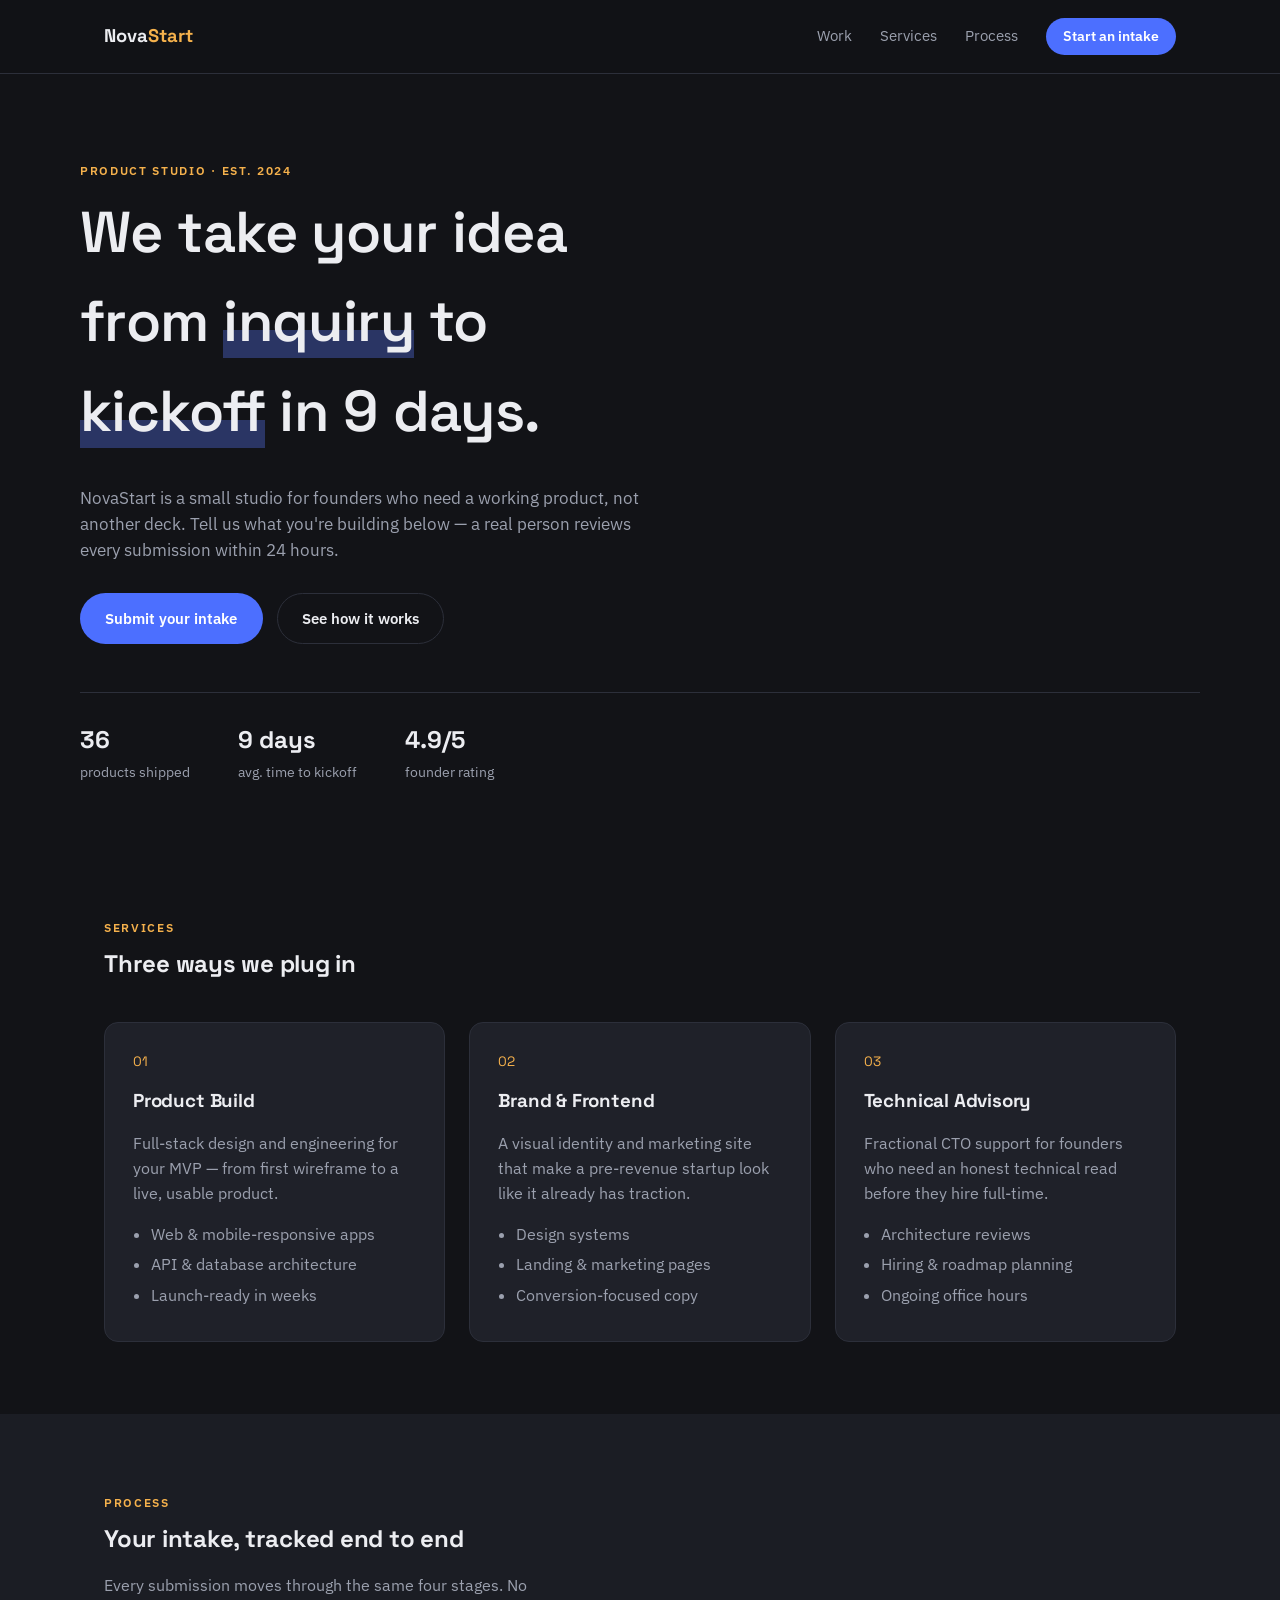
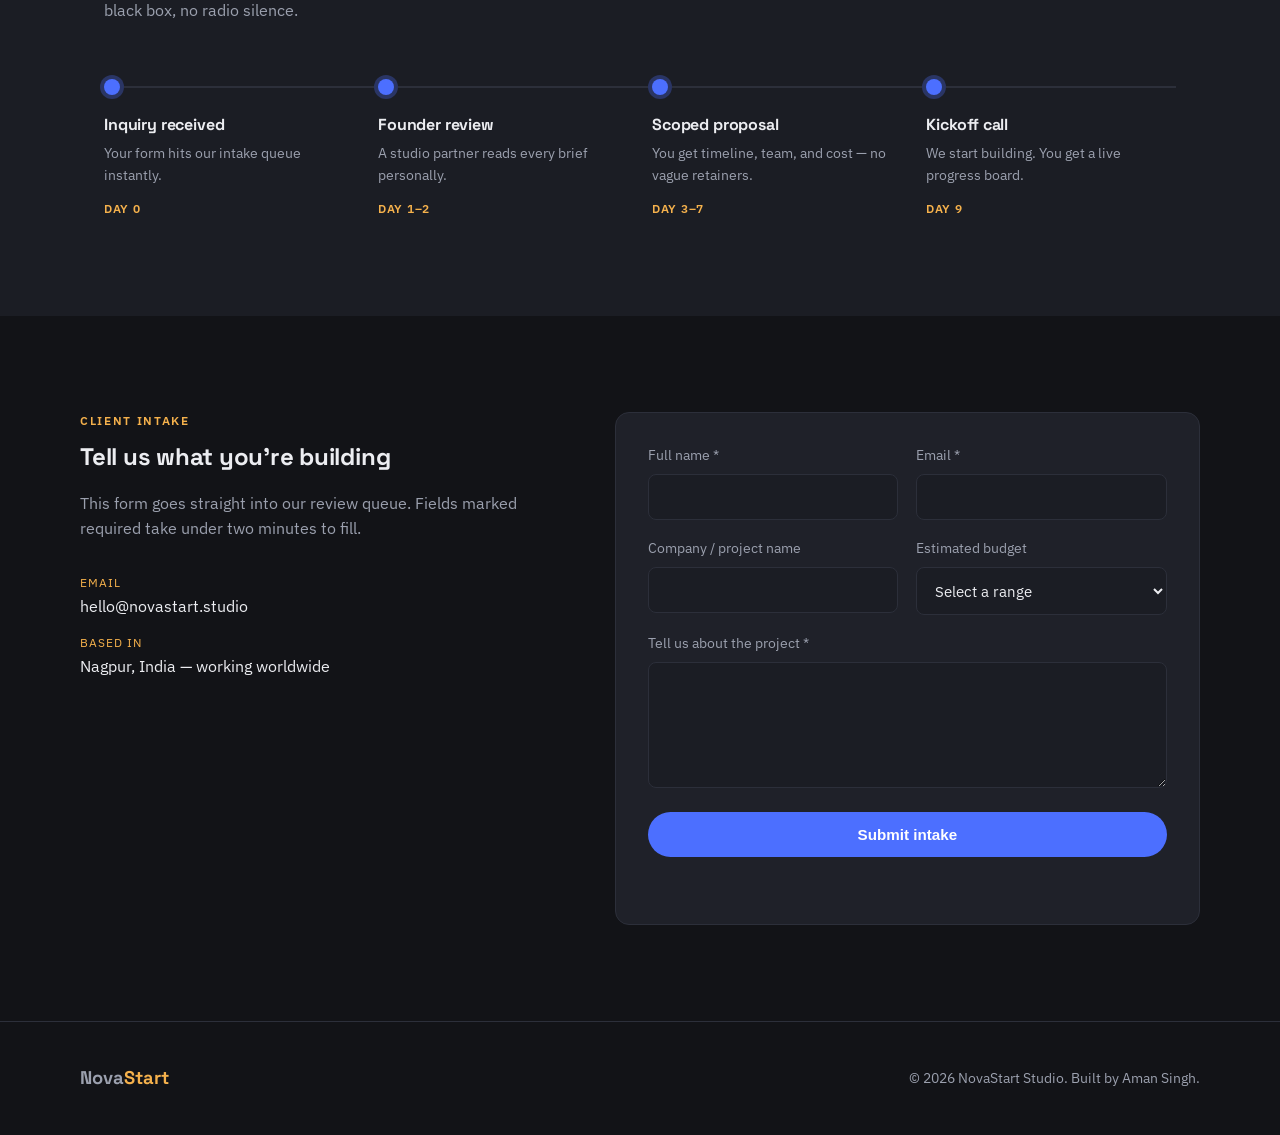
<file: frontend/index.html>
<!DOCTYPE html>
<html lang="en">
<head>
  <meta charset="UTF-8">
  <meta name="viewport" content="width=device-width, initial-scale=1.0">
  <title>NovaStart — Product Studio for Founders Who Ship</title>
  <meta name="description" content="NovaStart is a product studio that takes early-stage ideas from inquiry to kickoff in days, not months.">
  <link rel="preconnect" href="https://fonts.googleapis.com">
  <link rel="preconnect" href="https://fonts.gstatic.com" crossorigin>
  <link href="https://fonts.googleapis.com/css2?family=Space+Grotesk:wght@400;500;600;700&family=IBM+Plex+Sans:wght@400;500;600&display=swap" rel="stylesheet">
  <link rel="stylesheet" href="css/style.css">
</head>
<body>

  <!-- ============ NAV ============ -->
  <header class="nav" id="top">
    <div class="nav__inner">
      <a href="#top" class="nav__brand">Nova<span>Start</span></a>
      <nav class="nav__links" aria-label="Primary">
        <a href="#work">Work</a>
        <a href="#services">Services</a>
        <a href="#pipeline">Process</a>
        <a href="#contact" class="nav__cta">Start an intake</a>
      </nav>
      <button class="nav__burger" id="burgerBtn" aria-label="Toggle menu" aria-expanded="false">
        <span></span><span></span><span></span>
      </button>
    </div>
    <nav class="nav__mobile" id="mobileMenu" aria-label="Mobile">
      <a href="#work">Work</a>
      <a href="#services">Services</a>
      <a href="#pipeline">Process</a>
      <a href="#contact">Start an intake</a>
    </nav>
  </header>

  <!-- ============ HERO ============ -->
  <section class="hero">
    <div class="hero__inner">
      <p class="eyebrow">Product studio · est. 2024</p>
      <h1 class="hero__title">
        We take your idea from <span class="hero__underline">inquiry</span> to
        <span class="hero__underline">kickoff</span> in 9 days.
      </h1>
      <p class="hero__sub">
        NovaStart is a small studio for founders who need a working product, not another deck.
        Tell us what you're building below — a real person reviews every submission within 24 hours.
      </p>
      <div class="hero__actions">
        <a href="#contact" class="btn btn--primary">Submit your intake</a>
        <a href="#pipeline" class="btn btn--ghost">See how it works</a>
      </div>
      <div class="hero__stats">
        <div><strong>36</strong><span>products shipped</span></div>
        <div><strong>9 days</strong><span>avg. time to kickoff</span></div>
        <div><strong>4.9/5</strong><span>founder rating</span></div>
      </div>
    </div>
  </section>

  <!-- ============ SERVICES ============ -->
  <section class="services" id="services">
    <div class="section__head">
      <p class="eyebrow">Services</p>
      <h2>Three ways we plug in</h2>
    </div>
    <div class="services__grid">
      <article class="service-card">
        <div class="service-card__mark">01</div>
        <h3>Product Build</h3>
        <p>Full-stack design and engineering for your MVP — from first wireframe to a live, usable product.</p>
        <ul>
          <li>Web &amp; mobile-responsive apps</li>
          <li>API &amp; database architecture</li>
          <li>Launch-ready in weeks</li>
        </ul>
      </article>
      <article class="service-card">
        <div class="service-card__mark">02</div>
        <h3>Brand &amp; Frontend</h3>
        <p>A visual identity and marketing site that make a pre-revenue startup look like it already has traction.</p>
        <ul>
          <li>Design systems</li>
          <li>Landing &amp; marketing pages</li>
          <li>Conversion-focused copy</li>
        </ul>
      </article>
      <article class="service-card">
        <div class="service-card__mark">03</div>
        <h3>Technical Advisory</h3>
        <p>Fractional CTO support for founders who need an honest technical read before they hire full-time.</p>
        <ul>
          <li>Architecture reviews</li>
          <li>Hiring &amp; roadmap planning</li>
          <li>Ongoing office hours</li>
        </ul>
      </article>
    </div>
  </section>

  <!-- ============ PIPELINE (signature element) ============ -->
  <section class="pipeline" id="pipeline">
    <div class="section__head">
      <p class="eyebrow">Process</p>
      <h2>Your intake, tracked end to end</h2>
      <p class="section__sub">Every submission moves through the same four stages. No black box, no radio silence.</p>
    </div>
    <div class="pipeline__track">
      <div class="pipeline__line"></div>
      <div class="pipeline__stage" data-stage="1">
        <div class="pipeline__dot"></div>
        <h4>Inquiry received</h4>
        <p>Your form hits our intake queue instantly.</p>
        <span class="pipeline__time">Day 0</span>
      </div>
      <div class="pipeline__stage" data-stage="2">
        <div class="pipeline__dot"></div>
        <h4>Founder review</h4>
        <p>A studio partner reads every brief personally.</p>
        <span class="pipeline__time">Day 1–2</span>
      </div>
      <div class="pipeline__stage" data-stage="3">
        <div class="pipeline__dot"></div>
        <h4>Scoped proposal</h4>
        <p>You get timeline, team, and cost — no vague retainers.</p>
        <span class="pipeline__time">Day 3–7</span>
      </div>
      <div class="pipeline__stage" data-stage="4">
        <div class="pipeline__dot"></div>
        <h4>Kickoff call</h4>
        <p>We start building. You get a live progress board.</p>
        <span class="pipeline__time">Day 9</span>
      </div>
    </div>
  </section>

  <!-- ============ CONTACT ============ -->
  <section class="contact" id="contact">
    <div class="contact__grid">
      <div class="contact__intro">
        <p class="eyebrow">Client intake</p>
        <h2>Tell us what you're building</h2>
        <p class="section__sub">
          This form goes straight into our review queue. Fields marked required take under two minutes to fill.
        </p>
        <div class="contact__meta">
          <div><span>Email</span>hello@novastart.studio</div>
          <div><span>Based in</span>Nagpur, India — working worldwide</div>
        </div>
      </div>

      <form id="intakeForm" class="contact__form" novalidate>
        <div class="form__row">
          <label for="name">Full name *</label>
          <input type="text" id="name" name="name" required autocomplete="name">
        </div>
        <div class="form__row">
          <label for="email">Email *</label>
          <input type="email" id="email" name="email" required autocomplete="email">
        </div>
        <div class="form__row">
          <label for="company">Company / project name</label>
          <input type="text" id="company" name="company" autocomplete="organization">
        </div>
        <div class="form__row">
          <label for="budget">Estimated budget</label>
          <select id="budget" name="budget">
            <option value="">Select a range</option>
            <option value="under-2k">Under $2,000</option>
            <option value="2k-10k">$2,000 – $10,000</option>
            <option value="10k-plus">$10,000+</option>
            <option value="not-sure">Not sure yet</option>
          </select>
        </div>
        <div class="form__row form__row--full">
          <label for="message">Tell us about the project *</label>
          <textarea id="message" name="message" rows="5" required></textarea>
        </div>

        <button type="submit" class="btn btn--primary form__submit" id="submitBtn">
          <span class="btn__label">Submit intake</span>
        </button>

        <p class="form__status" id="formStatus" role="status" aria-live="polite"></p>
      </form>
    </div>
  </section>

  <footer class="footer">
    <div class="footer__inner">
      <a href="#top" class="nav__brand">Nova<span>Start</span></a>
      <p>&copy; 2026 NovaStart Studio. Built by Aman Singh.</p>
    </div>
  </footer>

  <script src="js/main.js" defer></script>
</body>
</html>
</file>
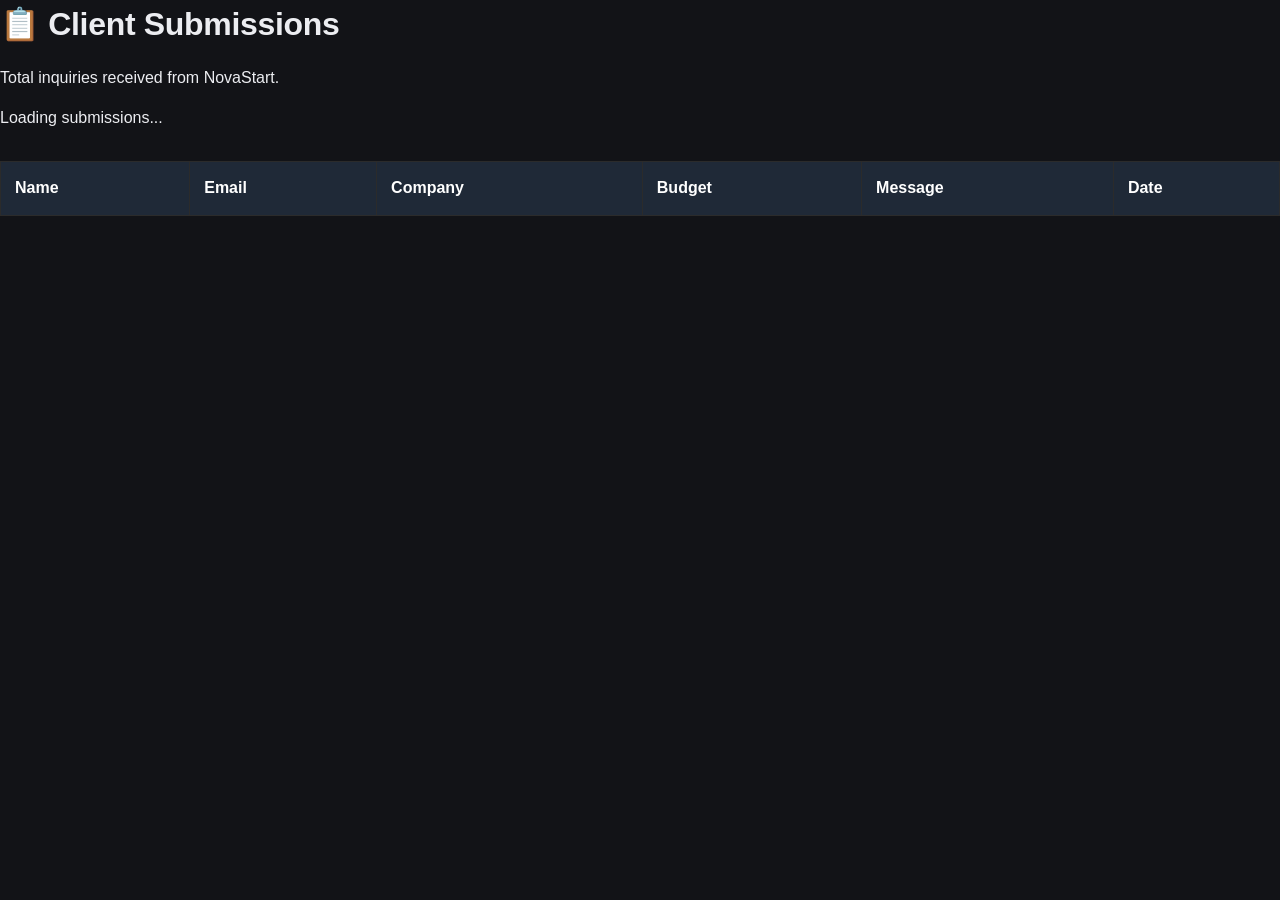
<file: frontend/admin.html>
<!DOCTYPE html>
<html lang="en">

<head>
    <meta charset="UTF-8">
    <meta name="viewport" content="width=device-width, initial-scale=1.0">
    <title>Admin Dashboard</title>

    <link rel="stylesheet" href="css/style.css">
</head>

<body>
        <h1>📋 Client Submissions</h1>
        
        <p>Total inquiries received from NovaStart.</p>
        
        <p id="submissionCount">Loading submissions...</p>

    <table id="submissionsTable">

        <thead>

            <tr>

                <th>Name</th>

                <th>Email</th>

                <th>Company</th>

                <th>Budget</th>

                <th>Message</th>

                <th>Date</th>

            </tr>

        </thead>

        <tbody id="tableBody">


        </tbody>

    </table>
        <script>

        const API_URL = "https://startup-portfolio-api.onrender.com/api/submissions";
        const tableBody = document.getElementById("tableBody");

        fetch(API_URL)
         .then(response => response.json())
         .then(data => {document.getElementById("submissionCount").textContent =
    `Total Submissions: ${data.length}`;
    if (data.length === 0) {
    tableBody.innerHTML =
        `<tr><td colspan="6">No submissions yet.</td></tr>`;
    return;
}
              data.forEach(item => {
        const formattedDate = new Date(item.received_at).toLocaleString("en-IN", {
        dateStyle: "medium",
        timeStyle: "short"
    });

    const row = `
        <tr>
            <td>${item.name}</td>
            <td>${item.email}</td>
            <td>${item.company}</td>
            <td>${item.budget}</td>
            <td>${item.message}</td>
            <td>${formattedDate}</td>
        </tr>
    `;

    tableBody.innerHTML += row;

    });
         });

       </script>
</body>

</html>
</file>
<file: frontend/css/style.css>
/* ============================================================
   NovaStart — Design tokens
   Palette: graphite ink bg, cobalt + amber signature accents
   Type: Space Grotesk (display) / IBM Plex Sans (body)
   ============================================================ */
:root {
  --bg: #121317;
  --bg-raised: #1B1D24;
  --bg-card: #1F2129;
  --ink: #ECEDF1;
  --ink-dim: #9BA0AE;
  --line: #2C2F3A;
  --cobalt: #4C6FFF;
  --cobalt-dim: #2A3564;
  --amber: #F5B14C;
  --radius: 14px;
  --font-display: "Space Grotesk", sans-serif;
  --font-body: "IBM Plex Sans", sans-serif;
  --max: 1120px;
}

* { box-sizing: border-box; }
html { scroll-behavior: smooth; }

body {
  margin: 0;
  background: var(--bg);
  color: var(--ink);
  font-family: var(--font-body);
  line-height: 1.55;
  -webkit-font-smoothing: antialiased;
}

h1, h2, h3, h4 {
  font-family: var(--font-display);
  color: var(--ink);
  margin: 0 0 0.5em;
  letter-spacing: -0.01em;
}

a { color: inherit; text-decoration: none; }
ul { padding-left: 1.1em; margin: 0.75em 0 0; color: var(--ink-dim); }
li { margin-bottom: 0.35em; }

:focus-visible {
  outline: 2px solid var(--amber);
  outline-offset: 3px;
}

.eyebrow {
  text-transform: uppercase;
  letter-spacing: 0.14em;
  font-size: 0.75rem;
  color: var(--amber);
  font-weight: 600;
  margin: 0 0 0.6em;
}

.section__sub { color: var(--ink-dim); max-width: 46ch; }
.section__head { max-width: var(--max); margin: 0 auto; padding: 0 24px; }

/* ---------- Buttons ---------- */
.btn {
  display: inline-flex;
  align-items: center;
  justify-content: center;
  padding: 0.85em 1.6em;
  border-radius: 999px;
  font-weight: 600;
  font-size: 0.95rem;
  border: 1px solid transparent;
  cursor: pointer;
  transition: transform 0.15s ease, background 0.15s ease, border-color 0.15s ease;
}
.btn:hover { transform: translateY(-1px); }
.btn--primary { background: var(--cobalt); color: #fff; }
.btn--primary:hover { background: #3d5ce0; }
.btn--ghost { border-color: var(--line); color: var(--ink); }
.btn--ghost:hover { border-color: var(--cobalt); }

/* ---------- Nav ---------- */
.nav {
  position: sticky;
  top: 0;
  z-index: 50;
  background: rgba(18, 19, 23, 0.85);
  backdrop-filter: blur(10px);
  border-bottom: 1px solid var(--line);
}
.nav__inner {
  max-width: var(--max);
  margin: 0 auto;
  padding: 18px 24px;
  display: flex;
  align-items: center;
  justify-content: space-between;
}
.nav__brand {
  font-family: var(--font-display);
  font-weight: 700;
  font-size: 1.15rem;
}
.nav__brand span { color: var(--amber); }
.nav__links { display: flex; align-items: center; gap: 28px; }
.nav__links a:not(.nav__cta) { color: var(--ink-dim); font-size: 0.92rem; }
.nav__links a:not(.nav__cta):hover { color: var(--ink); }
.nav__cta {
  background: var(--cobalt);
  color: #fff !important;
  padding: 0.55em 1.2em;
  border-radius: 999px;
  font-size: 0.88rem;
  font-weight: 600;
}
.nav__burger { display: none; background: none; border: none; cursor: pointer; padding: 8px; }
.nav__burger span {
  display: block; width: 22px; height: 2px; background: var(--ink);
  margin: 5px 0; transition: 0.2s;
}
.nav__mobile {
  display: none;
  flex-direction: column;
  padding: 8px 24px 20px;
  border-top: 1px solid var(--line);
}
.nav__mobile a { padding: 12px 0; color: var(--ink-dim); border-bottom: 1px solid var(--line); }
.nav__mobile.open { display: flex; }

/* ---------- Hero ---------- */
.hero { padding: 88px 24px 64px; }
.hero__inner { max-width: var(--max); margin: 0 auto; }
.hero__title {
  font-size: clamp(2.1rem, 5vw, 3.6rem);
  max-width: 16ch;
  font-weight: 600;
}
.hero__underline {
  background: linear-gradient(transparent 62%, var(--cobalt-dim) 62%);
}
.hero__sub {
  color: var(--ink-dim);
  max-width: 56ch;
  font-size: 1.05rem;
  margin-bottom: 1.8em;
}
.hero__actions { display: flex; gap: 14px; flex-wrap: wrap; margin-bottom: 3em; }
.hero__stats {
  display: flex;
  gap: 48px;
  flex-wrap: wrap;
  border-top: 1px solid var(--line);
  padding-top: 28px;
}
.hero__stats strong {
  display: block;
  font-family: var(--font-display);
  font-size: 1.5rem;
}
.hero__stats span { color: var(--ink-dim); font-size: 0.85rem; }

/* ---------- Services ---------- */
.services { padding: 72px 0; }
.services__grid {
  max-width: var(--max);
  margin: 40px auto 0;
  padding: 0 24px;
  display: grid;
  grid-template-columns: repeat(3, 1fr);
  gap: 24px;
}
.service-card {
  background: var(--bg-card);
  border: 1px solid var(--line);
  border-radius: var(--radius);
  padding: 28px;
  transition: border-color 0.2s ease, transform 0.2s ease;
}
.service-card:hover { border-color: var(--cobalt); transform: translateY(-3px); }
.service-card__mark {
  font-family: var(--font-display);
  color: var(--amber);
  font-size: 0.85rem;
  margin-bottom: 14px;
}
.service-card p { color: var(--ink-dim); }

/* ---------- Pipeline (signature element) ---------- */
.pipeline { padding: 80px 0 96px; background: var(--bg-raised); }
.pipeline__track {
  max-width: var(--max);
  margin: 56px auto 0;
  padding: 0 24px;
  position: relative;
  display: grid;
  grid-template-columns: repeat(4, 1fr);
  gap: 24px;
}
.pipeline__line {
  position: absolute;
  top: 7px;
  left: 24px;
  right: 24px;
  height: 2px;
  background: var(--line);
}
.pipeline__stage { position: relative; padding-top: 34px; }
.pipeline__dot {
  position: absolute;
  top: 0;
  left: 0;
  width: 16px;
  height: 16px;
  border-radius: 50%;
  background: var(--cobalt);
  box-shadow: 0 0 0 4px var(--cobalt-dim);
}
.pipeline__stage h4 { font-size: 1rem; margin-bottom: 0.3em; }
.pipeline__stage p { color: var(--ink-dim); font-size: 0.9rem; margin: 0 0 0.6em; }
.pipeline__time {
  display: inline-block;
  font-size: 0.75rem;
  color: var(--amber);
  font-weight: 600;
  text-transform: uppercase;
  letter-spacing: 0.06em;
}

/* ---------- Contact ---------- */
.contact { padding: 96px 24px; }
.contact__grid {
  max-width: var(--max);
  margin: 0 auto;
  display: grid;
  grid-template-columns: 0.9fr 1.1fr;
  gap: 56px;
}
.contact__meta { margin-top: 32px; display: flex; flex-direction: column; gap: 14px; }
.contact__meta span { display: block; color: var(--amber); font-size: 0.78rem; text-transform: uppercase; letter-spacing: 0.08em; margin-bottom: 2px; }
.contact__form {
  background: var(--bg-card);
  border: 1px solid var(--line);
  border-radius: var(--radius);
  padding: 32px;
  display: grid;
  grid-template-columns: 1fr 1fr;
  gap: 18px;
}
.form__row { display: flex; flex-direction: column; gap: 8px; }
.form__row--full { grid-column: 1 / -1; }
label { font-size: 0.85rem; color: var(--ink-dim); }
input, select, textarea {
  background: var(--bg-raised);
  border: 1px solid var(--line);
  border-radius: 8px;
  padding: 12px 14px;
  color: var(--ink);
  font-family: var(--font-body);
  font-size: 0.95rem;
}
input:focus, select:focus, textarea:focus {
  outline: none;
  border-color: var(--cobalt);
}
textarea { resize: vertical; }
.form__submit { grid-column: 1 / -1; width: 100%; margin-top: 6px; }
.form__submit:disabled { opacity: 0.6; cursor: not-allowed; transform: none; }
.form__status {
  grid-column: 1 / -1;
  min-height: 1.2em;
  font-size: 0.9rem;
  margin: 0;
}
.form__status[data-state="success"] { color: #6FD08C; }
.form__status[data-state="error"] { color: #F17575; }

/* ---------- Footer ---------- */
.footer { border-top: 1px solid var(--line); padding: 32px 24px; }
.footer__inner {
  max-width: var(--max);
  margin: 0 auto;
  display: flex;
  justify-content: space-between;
  align-items: center;
  flex-wrap: wrap;
  gap: 12px;
  color: var(--ink-dim);
  font-size: 0.85rem;
}

/* ---------- Responsive ---------- */
@media (max-width: 860px) {
  .services__grid { grid-template-columns: 1fr; }
  .pipeline__track { grid-template-columns: 1fr 1fr; row-gap: 40px; }
  .pipeline__line { display: none; }
  .contact__grid { grid-template-columns: 1fr; }
}

@media (max-width: 640px) {
  .nav__links { display: none; }
  .nav__burger { display: block; }
  .contact__form { grid-template-columns: 1fr; }
  .hero { padding-top: 48px; }
}

@media (prefers-reduced-motion: reduce) {
  * { transition: none !important; scroll-behavior: auto !important; }
}

/* ===========================
   Admin Dashboard
=========================== */

table {
    width: 100%;
    border-collapse: collapse;
    margin-top: 30px;
}

th,
td {
    border: 1px solid #2b2b2b;
    padding: 14px;
    text-align: left;
    vertical-align: top;
}

th {
    background: #1f2937;
    color: white;
}

tr:nth-child(even) {
    background: #1b1b1b;
}

tr:hover {
    background: #252525;
}

td {
    color: #ddd;
}
</file>
